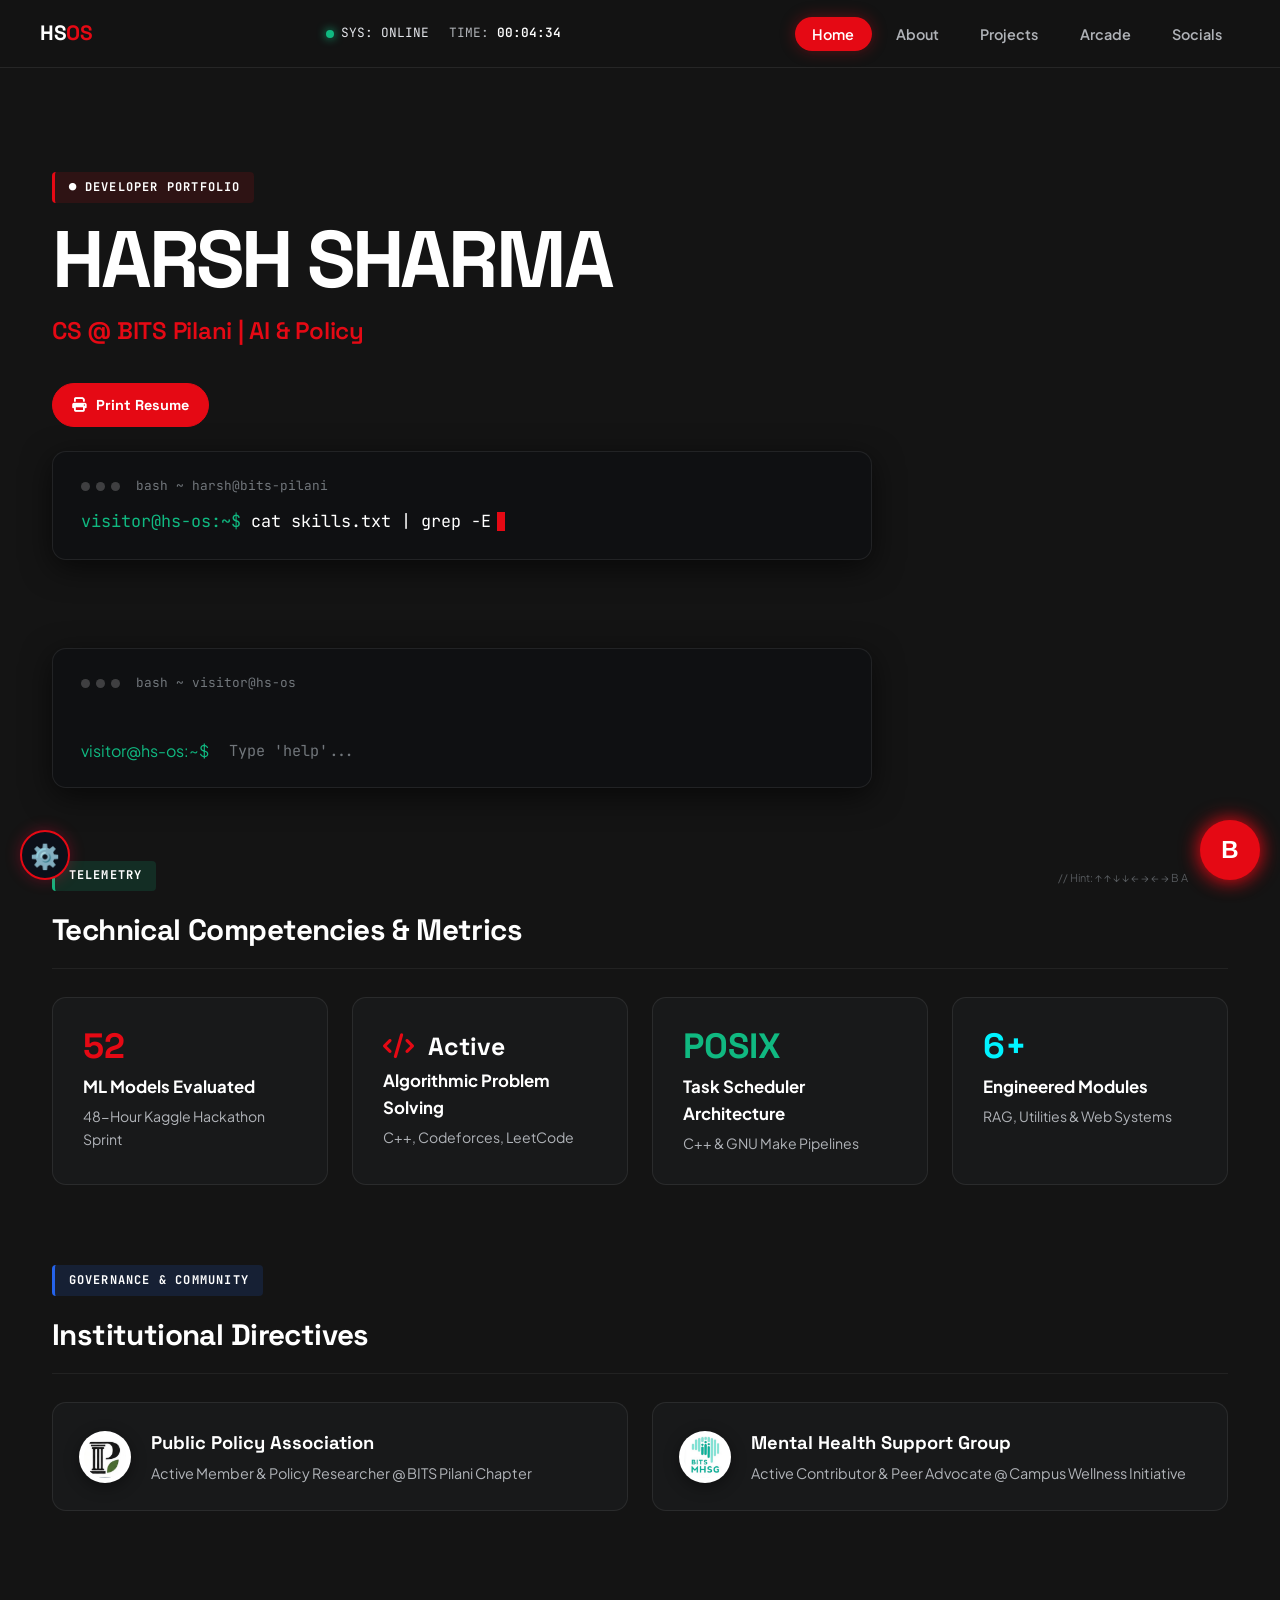
<file: index.html>
<!DOCTYPE html>
<html lang="en">
<head>
  <meta charset="UTF-8">
  <meta name="viewport" content="width=device-width, initial-scale=1.0">
  <meta name="description" content="Harsh Sharma — Computer Science at BITS Pilani, AI Practitioner, and Algorithmic Engineer.">
  <title>Harsh Sharma | Executive Portfolio</title>
  <!-- FONTAWESOME CDN -->
  <link rel="stylesheet" href="https://cdnjs.cloudflare.com/ajax/libs/font-awesome/6.4.0/css/all.min.css">
  <link rel="stylesheet" href="css/style.css">
</head>
<body>
  <!-- Hey developer, you're looking in the right place. If you like what you see, let's talk. Email: harsh.sharma80027090@gmail.com -->
  <div id="scroll-bar" aria-hidden="true"></div>
  <canvas id="bg-canvas" aria-hidden="true"></canvas>

  <!-- STICKY GLASSMORPHISM TOP NAVIGATION BAR (FACEBOOK x NETFLIX) -->
  <nav class="top-nav" aria-label="Primary Navigation">
    <a href="index.html" class="nav-brand">
      <div class="brand-badge">HS<span>OS</span></div>
    </a>
    
    <div class="nav-stats">
      <div class="status-badge">
        <span class="status-dot"></span>
        SYS: <span>ONLINE</span>
      </div>
      <div class="time-display">
        TIME: <span id="sys-clock">00:00:00</span>
      </div>
    </div>

    <ul class="nav-links">
      <li><a href="index.html" class="active">Home</a></li>
      <li><a href="about.html">About</a></li>
      <li><a href="projects.html">Projects</a></li>
      <li><a href="arcade.html">Arcade</a></li>
      <li><a href="socials.html">Socials</a></li>
    </ul>
  </nav>

  <main class="container">
    
    <!-- CINEMATIC BILLBOARD HERO (NO PROFILE PICTURE HERE) -->
    <section class="hero-billboard" aria-label="Billboard Hero">
      <div class="category-eyebrow">
        <span>●</span> Developer Portfolio
      </div>
      
      <h1 class="hero-brand">
        HARSH SHARMA
      </h1>
      
      <p class="hero-subtitle">
        CS @ BITS Pilani | AI & Policy
      </p>

      <button type="button" class="print-resume-btn" onclick="window.print()"><i class="fa-solid fa-print" aria-hidden="true"></i> Print Resume</button>
      <div class="terminal-box">
        <div class="terminal-header">
          <div class="terminal-dots">
            <span></span><span></span><span></span>
          </div>
          <span style="margin-left: 0.5rem;">bash ~ harsh@bits-pilani</span>
        </div>
        <div class="terminal-prompt">
          <span class="prompt-prefix">visitor@hs-os:~$</span>
          <span id="typewriter"></span><span class="terminal-cursor"></span>
        </div>
      </div>
    </section>


    <section class="terminal-box interactive-terminal" aria-label="Interactive terminal">
      <div class="terminal-header">
        <div class="terminal-dots"><span></span><span></span><span></span></div>
        <span style="margin-left: 0.5rem;">bash ~ visitor@hs-os</span>
      </div>
      <div id="term-output" class="term-output" aria-live="polite"></div>
      <form id="term-form" class="term-input-row" autocomplete="off">
        <label class="prompt-prefix" for="term-input">visitor@hs-os:~$</label>
        <input id="term-input" type="text" placeholder="Type 'help'..." spellcheck="false" aria-label="Terminal command">
      </form>
    </section>
    <!-- STRUCTURED SKILLS & STATS (NO '850+' NUMBER) -->
    <section style="margin-top: 4.5rem;" aria-label="Engineering Competencies">
      <div class="section-header">
        <div>
          <div class="category-eyebrow emerald">Telemetry</div>
          <h2 class="section-title">Technical Competencies & Metrics</h2>
        </div>
      </div>

      <div class="skills-grid">

        <!-- CARD 1: KAGGLE -->
        <a href="https://github.com/sussysniper/NeuralFlood-Kaggle" target="_blank" rel="noopener noreferrer" class="stat-card" style="display: block; text-decoration: none; color: inherit;">
          <div class="stat-header" style="color: var(--netflix-red);">52</div>
          <div class="stat-title">ML Models Evaluated</div>
          <div class="stat-subtext">48-Hour Kaggle Hackathon Sprint</div>
        </a>

        <!-- CARD 2: ALGORITHMIC PROBLEM SOLVING (NO 850+) -->
        <a href="https://codeforces.com/profile/Sorted_Noob" target="_blank" rel="noopener noreferrer" class="stat-card" style="display: block; text-decoration: none; color: inherit;">
          <div class="stat-header" style="font-size: 1.55rem; padding-top: 0.35rem; color: #ffffff;">
            <i class="fa-solid fa-code" style="color: var(--netflix-red); margin-right: 0.5rem;"></i> Active
          </div>
          <div class="stat-title">Algorithmic Problem Solving</div>
          <div class="stat-subtext">C++, Codeforces, LeetCode</div>
        </a>

        <!-- CARD 3: SYSTEMS & SCHEDULERS -->
        <a href="https://eu1.make.com/public/shared-scenario/L6zZfHK7xrx/chronos-the-make-task-scheduler" target="_blank" rel="noopener noreferrer" class="stat-card" style="display: block; text-decoration: none; color: inherit;">
          <div class="stat-header" style="color: var(--accent-emerald);">POSIX</div>
          <div class="stat-title">Task Scheduler Architecture</div>
          <div class="stat-subtext">C++ & GNU Make Pipelines</div>
        </a>

        <!-- CARD 4: PRODUCTION MODULES -->
        <a href="projects.html" class="stat-card" style="display: block; text-decoration: none; color: inherit;">
          <div class="stat-header" style="color: var(--accent-cyan);">6+</div>
          <div class="stat-title">Engineered Modules</div>
          <div class="stat-subtext">RAG, Utilities & Web Systems</div>
        </a>

      </div>
    </section>

    <!-- INSTITUTIONAL DIRECTIVES & LEADERSHIP (PPA & MHSG WITH NATURAL LOGOS) -->
    <section style="margin-top: 5rem;" aria-label="Directives & Organizations">
      <div class="section-header">
        <div>
          <div class="category-eyebrow blue">Governance & Community</div>
          <h2 class="section-title">Institutional Directives</h2>
        </div>
      </div>

      <div class="directives-grid">
        
        <!-- PPA DIRECTIVE -->
        <div class="directive-card">
          <div class="icon-circle custom-logo-circle">
            <img src="assets/PPA.png" alt="Public Policy Association Logo" onerror="this.src='assets/PPA.jpg'">
          </div>
          <div>
            <h3>Public Policy Association</h3>
            <p>Active Member & Policy Researcher @ BITS Pilani Chapter</p>
          </div>
        </div>

        <!-- MHSG DIRECTIVE -->
        <div class="directive-card">
          <div class="icon-circle custom-logo-circle">
            <img src="assets/MHSG.png" alt="Mental Health Support Group Logo" onerror="this.src='assets/MHSG.jpg'">
          </div>
          <div>
            <h3>Mental Health Support Group</h3>
            <p>Active Contributor & Peer Advocate @ Campus Wellness Initiative</p>
          </div>
        </div>

      </div>
    </section>

  </main>

  <!-- BUDDY.AI CONCIERGE WIDGET (STRICTLY BOTTOM-RIGHT) -->
  <aside id="buddy-widget" aria-label="Buddy AI Concierge">
    <button class="buddy-trigger" id="buddy-trigger" aria-label="Open Assistant">
      <i class="fa-solid fa-headset"></i>
    </button>
    <div class="buddy-window" id="buddy-window">
      <div class="buddy-header">
        <div class="buddy-title">
          <span>Buddy.AI</span>
          <span class="buddy-badge">Concierge</span>
        </div>
        <button class="buddy-close" id="buddy-close" aria-label="Close Assistant">
          <i class="fa-solid fa-xmark"></i>
        </button>
      </div>
      <div class="buddy-messages" id="buddy-messages">
        <div class="msg bot">Good day. I am Buddy.AI. How may I assist you today?</div>
      </div>
      <div class="buddy-input-area">
        <input type="text" id="buddy-input" placeholder="Ask about skills, projects, Kaggle..." aria-label="Message Buddy AI">
        <button id="buddy-send" aria-label="Send">Send</button>
      </div>
    </div>
  </aside>

  <div id="cmd-palette" class="cmd-palette-overlay" hidden>
    <section class="glass-card cmd-palette" role="dialog" aria-modal="true" aria-labelledby="cmd-title">
      <h2 id="cmd-title" class="cmd-title">Command Palette</h2>
      <label class="visually-hidden" for="cmd-input">Search commands</label>
      <input id="cmd-input" type="search" placeholder="Type a command..." autocomplete="off" aria-controls="cmd-results">
      <ul id="cmd-results" role="listbox" aria-label="Commands"></ul>
      <p class="cmd-hint">↑ ↓ to navigate · Enter to select · Esc to close</p>
    </section>
  </div>
  <script src="js/main.js"></script>
  <script src="js/buddy.js"></script>
  <script>
    const typewriterCmd = "cat skills.txt | grep -E 'C\\+\\+|Python|ML|POSIX'";
    let cmdIdx = 0;
    function runTypewriter() {
      const el = document.getElementById("typewriter");
      if (el && cmdIdx < typewriterCmd.length) {
        el.textContent += typewriterCmd.charAt(cmdIdx);
        cmdIdx++;
        setTimeout(runTypewriter, 45);
      }
    }
    document.addEventListener("DOMContentLoaded", () => setTimeout(runTypewriter, 300));
  </script>
  <div class="easter-egg-hint" style="position: fixed; right: 92px; bottom: 14px; z-index: 1900; color: var(--text-dim); font-size: 0.68rem; opacity: 0.7; pointer-events: none;">// Hint: ↑ ↑ ↓ ↓ ← → ← → B A</div>
</body>
</html>
</file>
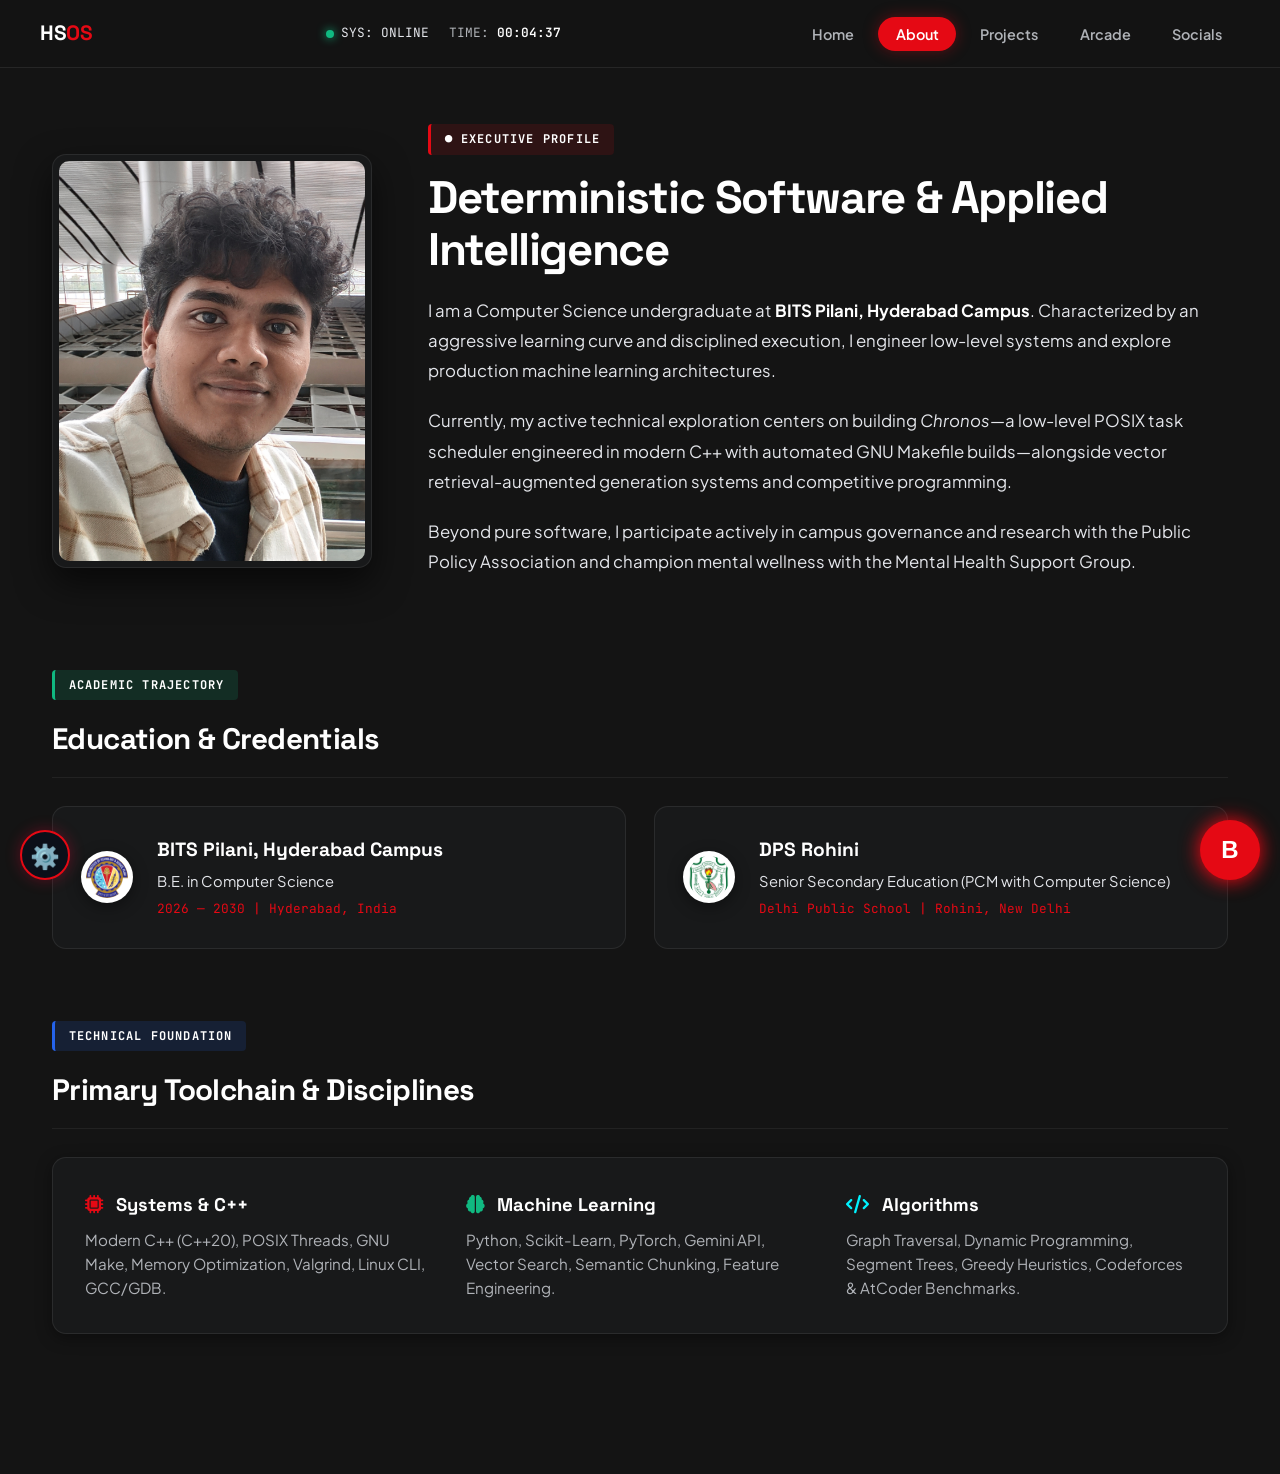
<file: about.html>
<!DOCTYPE html>
<html lang="en">
<head>
  <meta charset="UTF-8">
  <meta name="viewport" content="width=device-width, initial-scale=1.0">
  <meta name="description" content="Biography and academic background of Harsh Sharma — Computer Science at BITS Pilani.">
  <title>About & Trajectory | Harsh Sharma</title>
  <!-- FONTAWESOME CDN -->
  <link rel="stylesheet" href="https://cdnjs.cloudflare.com/ajax/libs/font-awesome/6.4.0/css/all.min.css">
  <link rel="stylesheet" href="css/style.css">
</head>
<body>

  <!-- STICKY GLASSMORPHISM TOP NAVIGATION BAR (FACEBOOK x NETFLIX) -->
  <nav class="top-nav" aria-label="Primary Navigation">
    <a href="index.html" class="nav-brand">
      <div class="brand-badge">HS<span>OS</span></div>
    </a>
    
    <div class="nav-stats">
      <div class="status-badge">
        <span class="status-dot"></span>
        SYS: <span>ONLINE</span>
      </div>
      <div class="time-display">
        TIME: <span id="sys-clock">00:00:00</span>
      </div>
    </div>

    <ul class="nav-links">
      <li><a href="index.html">Home</a></li>
      <li><a href="about.html" class="active">About</a></li>
      <li><a href="projects.html">Projects</a></li>
      <li><a href="arcade.html">Arcade</a></li>
      <li><a href="socials.html">Socials</a></li>
    </ul>
  </nav>

  <main class="container">
    
    <!-- EXECUTIVE BIO SECTION WITH PORTRAIT PHOTO -->
    <section class="about-hero-grid" aria-label="Executive Biography">
      
      <div class="portrait-frame-outer">
        <div class="portrait-frame-inner">
          <img src="assets/your-photo.jpg" alt="Harsh Sharma Portrait" loading="eager" onerror="this.src='assets/project1.png'">
        </div>
      </div>

      <div class="bio-content">
        <div class="category-eyebrow">
          <span>●</span> Executive Profile
        </div>
        <h1>Deterministic Software & Applied Intelligence</h1>
        
        <p>
          I am a Computer Science undergraduate at <strong style="color: #ffffff;">BITS Pilani, Hyderabad Campus</strong>. Characterized by an aggressive learning curve and disciplined execution, I engineer low-level systems and explore production machine learning architectures.
        </p>
        
        <p>
          Currently, my active technical exploration centers on building <em>Chronos</em>—a low-level POSIX task scheduler engineered in modern C++ with automated GNU Makefile builds—alongside vector retrieval-augmented generation systems and competitive programming.
        </p>

        <p>
          Beyond pure software, I participate actively in campus governance and research with the Public Policy Association and champion mental wellness with the Mental Health Support Group.
        </p>
      </div>

    </section>

    <!-- EDUCATION SECTION: DPS ROHINI (PCM) & BITS PILANI HYDERABAD (2026-2030) -->
    <section style="margin-top: 4.5rem;" aria-label="Academic Trajectory">
      <div class="section-header">
        <div>
          <div class="category-eyebrow emerald">Academic Trajectory</div>
          <h2 class="section-title">Education & Credentials</h2>
        </div>
      </div>

      <div class="education-grid">
        
        <!-- BITS PILANI HYDERABAD (2026-2030) -->
        <div class="education-card">
          <div class="icon-circle custom-logo-circle">
            <img src="assets/bits.png" alt="BITS Pilani Logo">
          </div>
          <div>
            <h3>BITS Pilani, Hyderabad Campus</h3>
            <p>B.E. in Computer Science</p>
            <div class="edu-meta">2026 — 2030 | Hyderabad, India</div>
          </div>
        </div>

        <!-- DPS ROHINI (PCM) -->
        <div class="education-card">
          <div class="icon-circle custom-logo-circle">
            <img src="assets/dps.png" alt="Delhi Public School Logo">
          </div>
          <div>
            <h3>DPS Rohini</h3>
            <p>Senior Secondary Education (PCM with Computer Science)</p>
            <div class="edu-meta">Delhi Public School | Rohini, New Delhi</div>
          </div>
        </div>

      </div>
    </section>

    <!-- ENGINEERING STACK (STRUCTURED FACEBOOK CARD) -->
    <section style="margin-top: 4.5rem;" aria-label="Core Engineering Stack">
      <div class="section-header">
        <div>
          <div class="category-eyebrow blue">Technical Foundation</div>
          <h2 class="section-title">Primary Toolchain & Disciplines</h2>
        </div>
      </div>

      <div class="fb-card">
        <div style="display: grid; grid-template-columns: repeat(auto-fit, minmax(280px, 1fr)); gap: 2rem;">
          <div>
            <h4 style="font-family: var(--font-heading); color: #ffffff; font-size: 1.15rem; margin-bottom: 0.5rem;">
              <i class="fa-solid fa-microchip" style="color: var(--netflix-red); margin-right: 0.5rem;"></i> Systems & C++
            </h4>
            <p style="color: var(--text-muted); font-size: 0.95rem; line-height: 1.6;">
              Modern C++ (C++20), POSIX Threads, GNU Make, Memory Optimization, Valgrind, Linux CLI, GCC/GDB.
            </p>
          </div>
          <div>
            <h4 style="font-family: var(--font-heading); color: #ffffff; font-size: 1.15rem; margin-bottom: 0.5rem;">
              <i class="fa-solid fa-brain" style="color: var(--accent-emerald); margin-right: 0.5rem;"></i> Machine Learning
            </h4>
            <p style="color: var(--text-muted); font-size: 0.95rem; line-height: 1.6;">
              Python, Scikit-Learn, PyTorch, Gemini API, Vector Search, Semantic Chunking, Feature Engineering.
            </p>
          </div>
          <div>
            <h4 style="font-family: var(--font-heading); color: #ffffff; font-size: 1.15rem; margin-bottom: 0.5rem;">
              <i class="fa-solid fa-code" style="color: var(--accent-cyan); margin-right: 0.5rem;"></i> Algorithms
            </h4>
            <p style="color: var(--text-muted); font-size: 0.95rem; line-height: 1.6;">
              Graph Traversal, Dynamic Programming, Segment Trees, Greedy Heuristics, Codeforces & AtCoder Benchmarks.
            </p>
          </div>
        </div>
      </div>
    </section>

  </main>

  <!-- BUDDY.AI CONCIERGE WIDGET (STRICTLY BOTTOM-RIGHT) -->
  <aside id="buddy-widget" aria-label="Buddy AI Concierge">
    <button class="buddy-trigger" id="buddy-trigger" aria-label="Open Assistant">
      <i class="fa-solid fa-headset"></i>
    </button>
    <div class="buddy-window" id="buddy-window">
      <div class="buddy-header">
        <div class="buddy-title">
          <span>Buddy.AI</span>
          <span class="buddy-badge">Concierge</span>
        </div>
        <button class="buddy-close" id="buddy-close" aria-label="Close Assistant">
          <i class="fa-solid fa-xmark"></i>
        </button>
      </div>
      <div class="buddy-messages" id="buddy-messages">
        <div class="msg bot">Good day. I am Buddy.AI. How may I assist you today?</div>
      </div>
      <div class="buddy-input-area">
        <input type="text" id="buddy-input" placeholder="Ask about skills, projects, Kaggle..." aria-label="Message Buddy AI">
        <button id="buddy-send" aria-label="Send">Send</button>
      </div>
    </div>
  </aside>

  <script src="js/main.js"></script>
  <script src="js/buddy.js"></script>
</body>
</html>
</file>
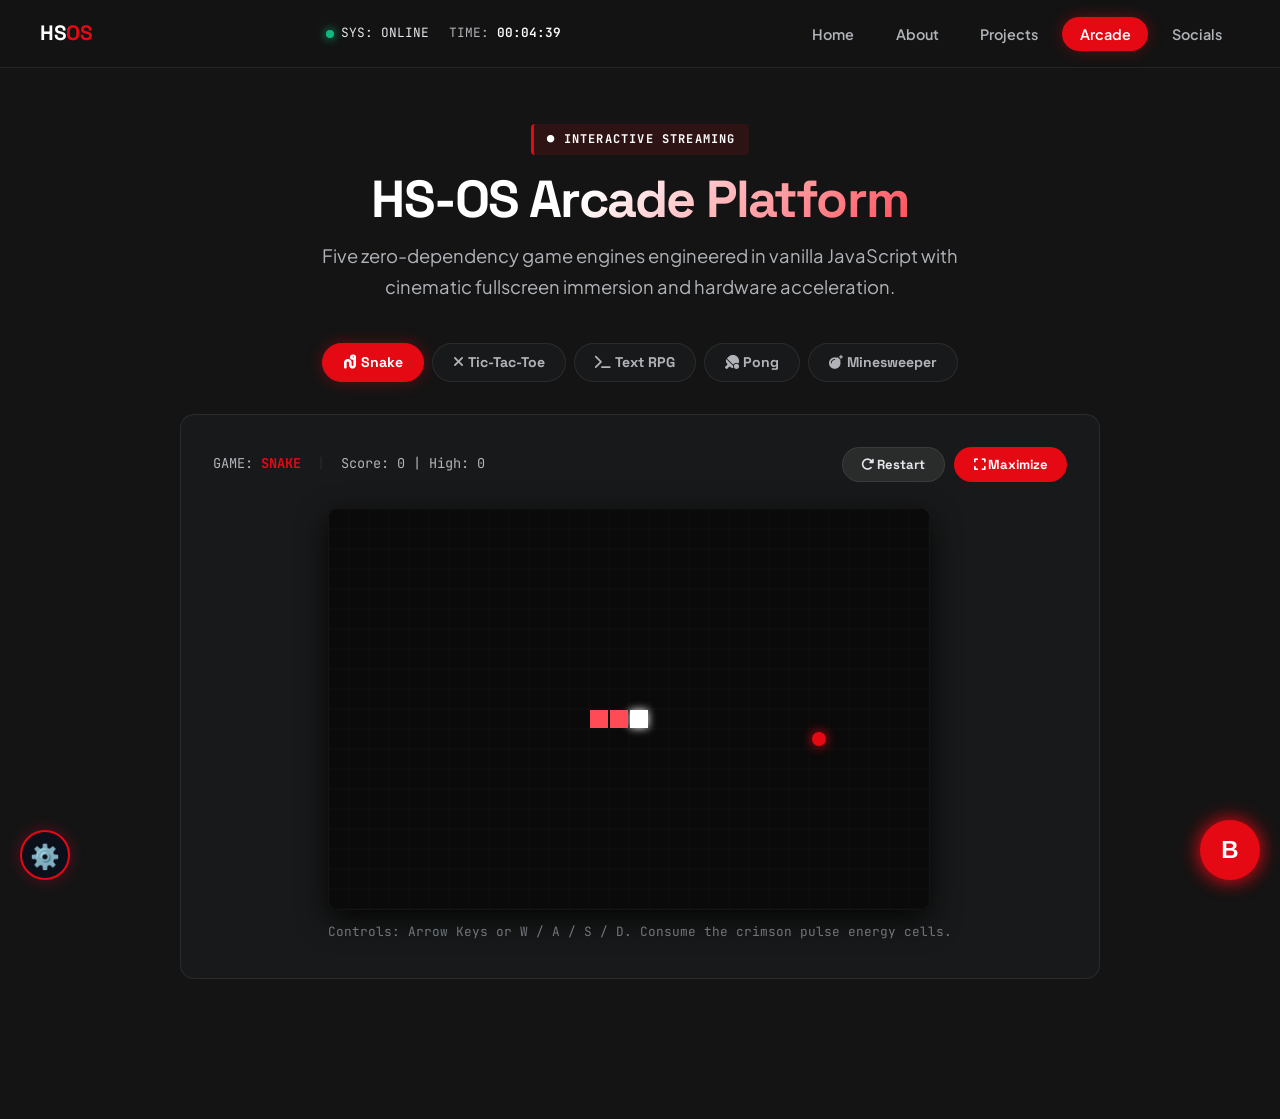
<file: arcade.html>
<!DOCTYPE html>
<html lang="en">
<head>
  <meta charset="UTF-8">
  <meta name="viewport" content="width=device-width, initial-scale=1.0">
  <meta name="description" content="HS-OS Arcade — Interactive game suite including Snake, Tic-Tac-Toe, Text RPG, Pong, and Minesweeper.">
  <title>Arcade & Game Suite | Harsh Sharma</title>
  <!-- FONTAWESOME CDN -->
  <link rel="stylesheet" href="https://cdnjs.cloudflare.com/ajax/libs/font-awesome/6.4.0/css/all.min.css">
  <link rel="stylesheet" href="css/style.css">
</head>
<body>

  <!-- STICKY GLASSMORPHISM TOP NAVIGATION BAR (FACEBOOK x NETFLIX) -->
  <nav class="top-nav" aria-label="Primary Navigation">
    <a href="index.html" class="nav-brand">
      <div class="brand-badge">HS<span>OS</span></div>
    </a>
    
    <div class="nav-stats">
      <div class="status-badge">
        <span class="status-dot"></span>
        SYS: <span>ONLINE</span>
      </div>
      <div class="time-display">
        TIME: <span id="sys-clock">00:00:00</span>
      </div>
    </div>

    <ul class="nav-links">
      <li><a href="index.html">Home</a></li>
      <li><a href="about.html">About</a></li>
      <li><a href="projects.html">Projects</a></li>
      <li><a href="arcade.html" class="active">Arcade</a></li>
      <li><a href="socials.html">Socials</a></li>
    </ul>
  </nav>

  <main class="container">
    
    <header style="text-align: center; margin-bottom: 2.5rem;">
      <div class="category-eyebrow">
        <span>●</span> Interactive Streaming
      </div>
      <h1 class="page-title" style="margin-bottom: 0.75rem;">
        <span>HS-OS Arcade Platform</span>
      </h1>
      <p class="page-subtitle" style="margin: 0 auto;">
        Five zero-dependency game engines engineered in vanilla JavaScript with cinematic fullscreen immersion and hardware acceleration.
      </p>
    </header>

    <div class="arcade-container">
      
      <!-- 5 GAME SWITCHER TABS -->
      <nav class="game-tab-bar" aria-label="Game Switcher">
        <button class="game-tab-btn active" data-game="snake"><i class="fa-solid fa-worm"></i> Snake</button>
        <button class="game-tab-btn" data-game="ttt"><i class="fa-solid fa-xmark"></i> Tic-Tac-Toe</button>
        <button class="game-tab-btn" data-game="rpg"><i class="fa-solid fa-terminal"></i> Text RPG</button>
        <button class="game-tab-btn" data-game="pong"><i class="fa-solid fa-table-tennis-paddle-ball"></i> Pong</button>
        <button class="game-tab-btn" data-game="minesweeper"><i class="fa-solid fa-bomb"></i> Minesweeper</button>
      </nav>

      <!-- ARCADE DASHBOARD (FULLSCREEN COVERS ENTIRE SCREEN #141414, CURSOR HIDDEN OVER CONTAINER) -->
      <section class="arcade-dashboard" id="arcade-game-container" aria-label="Game Container">
        
        <div class="arcade-top-controls">
          <div class="arcade-meta" id="arcade-game-title">
            GAME: <span style="color: var(--netflix-red); font-weight: 700;">SNAKE</span>
            <span style="margin: 0 0.5rem; color: var(--fb-border);">|</span>
            <span id="arcade-status">Score: 0 | High: 0</span>
          </div>

          <div class="arcade-actions">
            <button id="game-reset-btn" class="btn-arcade secondary" aria-label="Restart Game">
              <i class="fa-solid fa-rotate-right"></i> Restart
            </button>
            <button id="game-maximize-btn" class="btn-arcade primary" aria-label="Enter Fullscreen Mode">
              <i class="fa-solid fa-expand"></i> Maximize
            </button>
            <button id="game-minimize-btn" class="btn-arcade secondary" aria-label="Exit Fullscreen Mode" style="display: none;">
              <i class="fa-solid fa-compress"></i> Minimize
            </button>
          </div>
        </div>

        <!-- GAME VIEWPORT -->
        <div class="game-viewport" id="game-viewport">
          
          <!-- GAME 1: SNAKE -->
          <div id="view-snake" class="game-view" style="display: block;">
            <canvas id="snake-canvas" width="600" height="400" aria-label="Snake Board"></canvas>
            <div style="font-family: var(--font-mono); font-size: 0.8rem; color: var(--text-dim); text-align: center; margin-top: 0.75rem;">
              Controls: Arrow Keys or W / A / S / D. Consume the crimson pulse energy cells.
            </div>
          </div>

          <!-- GAME 2: TIC-TAC-TOE -->
          <div id="view-ttt" class="game-view" style="display: none; width: 100%; text-align: center;">
            <div style="margin-bottom: 1rem; display: flex; justify-content: center; align-items: center; gap: 0.75rem;">
              <label for="ttt-diff-select" style="font-family: var(--font-mono); font-size: 0.85rem; color: var(--text-muted);">AI Difficulty:</label>
              <select id="ttt-diff-select" style="background: #242526; border: 1px solid var(--fb-border); color: #ffffff; font-family: var(--font-mono); padding: 0.4rem 0.8rem; border-radius: var(--radius-pill); outline: none;">
                <option value="easy">Easy (Random)</option>
                <option value="medium">Medium (Balanced)</option>
                <option value="hard" selected>Hard (Unbeatable Minimax)</option>
              </select>
            </div>
            <div class="ttt-grid" id="ttt-board"></div>
            <div id="ttt-message" style="font-family: var(--font-mono); color: var(--netflix-red); font-size: 1rem; margin-top: 0.5rem; font-weight: 700;">
              Player (X) Turn
            </div>
          </div>

          <!-- GAME 3: TEXT RPG -->
          <div id="view-rpg" class="game-view" style="display: none; width: 100%;">
            <div class="rpg-terminal">
              <div class="rpg-log" id="rpg-output"></div>
              <div class="rpg-input-row">
                <span style="color: var(--netflix-red); font-family: var(--font-mono); font-weight: 700;">cmd&gt;</span>
                <input type="text" id="rpg-input" placeholder="Type 'help', 'explore', 'attack', 'heal', 'status'..." autofocus>
                <button id="rpg-send-btn" class="btn-arcade primary" style="padding: 0.35rem 0.85rem;">Run</button>
              </div>
            </div>
          </div>

          <!-- GAME 4: PONG -->
          <div id="view-pong" class="game-view" style="display: none;">
            <canvas id="pong-canvas" width="600" height="400" aria-label="Pong Board"></canvas>
            <div style="font-family: var(--font-mono); font-size: 0.8rem; color: var(--text-dim); text-align: center; margin-top: 0.75rem;">
              Controls: Move mouse or use W / S or Up / Down arrows to control paddle.
            </div>
          </div>

          <!-- GAME 5: MINESWEEPER -->
          <div id="view-minesweeper" class="game-view" style="display: none; text-align: center;">
            <div style="display: flex; justify-content: center; align-items: center; gap: 1.5rem; margin-bottom: 0.75rem; font-family: var(--font-mono); font-size: 0.88rem;">
              <div>MINES: <span id="ms-mine-count" style="color: var(--netflix-red); font-weight: 700;">10</span></div>
              <button id="ms-flag-toggle" class="btn-arcade secondary" style="padding: 0.25rem 0.75rem; font-size: 0.75rem;">
                Mode: Reveal (Click to Flag)
              </button>
              <div>TIME: <span id="ms-timer" style="color: #ffffff; font-weight: 700;">00:00</span></div>
            </div>
            <div class="ms-board" id="ms-board"></div>
            <div id="ms-status" style="font-family: var(--font-mono); font-size: 0.88rem; color: var(--text-muted); margin-top: 0.5rem;">
              Left-click to reveal. Right-click (or toggle mode) to plant flag.
            </div>
          </div>

        </div>

      </section>

    </div>

  </main>

  <!-- BUDDY.AI CONCIERGE WIDGET (STRICTLY BOTTOM-RIGHT) -->
  <aside id="buddy-widget" aria-label="Buddy AI Concierge">
    <button class="buddy-trigger" id="buddy-trigger" aria-label="Open Assistant">
      <i class="fa-solid fa-headset"></i>
    </button>
    <div class="buddy-window" id="buddy-window">
      <div class="buddy-header">
        <div class="buddy-title">
          <span>Buddy.AI</span>
          <span class="buddy-badge">Concierge</span>
        </div>
        <button class="buddy-close" id="buddy-close" aria-label="Close Assistant">
          <i class="fa-solid fa-xmark"></i>
        </button>
      </div>
      <div class="buddy-messages" id="buddy-messages">
        <div class="msg bot">Good day. I am Buddy.AI. How may I assist you today?</div>
      </div>
      <div class="buddy-input-area">
        <input type="text" id="buddy-input" placeholder="Ask about skills, projects, Kaggle..." aria-label="Message Buddy AI">
        <button id="buddy-send" aria-label="Send">Send</button>
      </div>
    </div>
  </aside>

  <script src="js/main.js"></script>
  <script src="js/buddy.js"></script>
  <script src="js/arcade.js"></script>
</body>
</html>
</file>
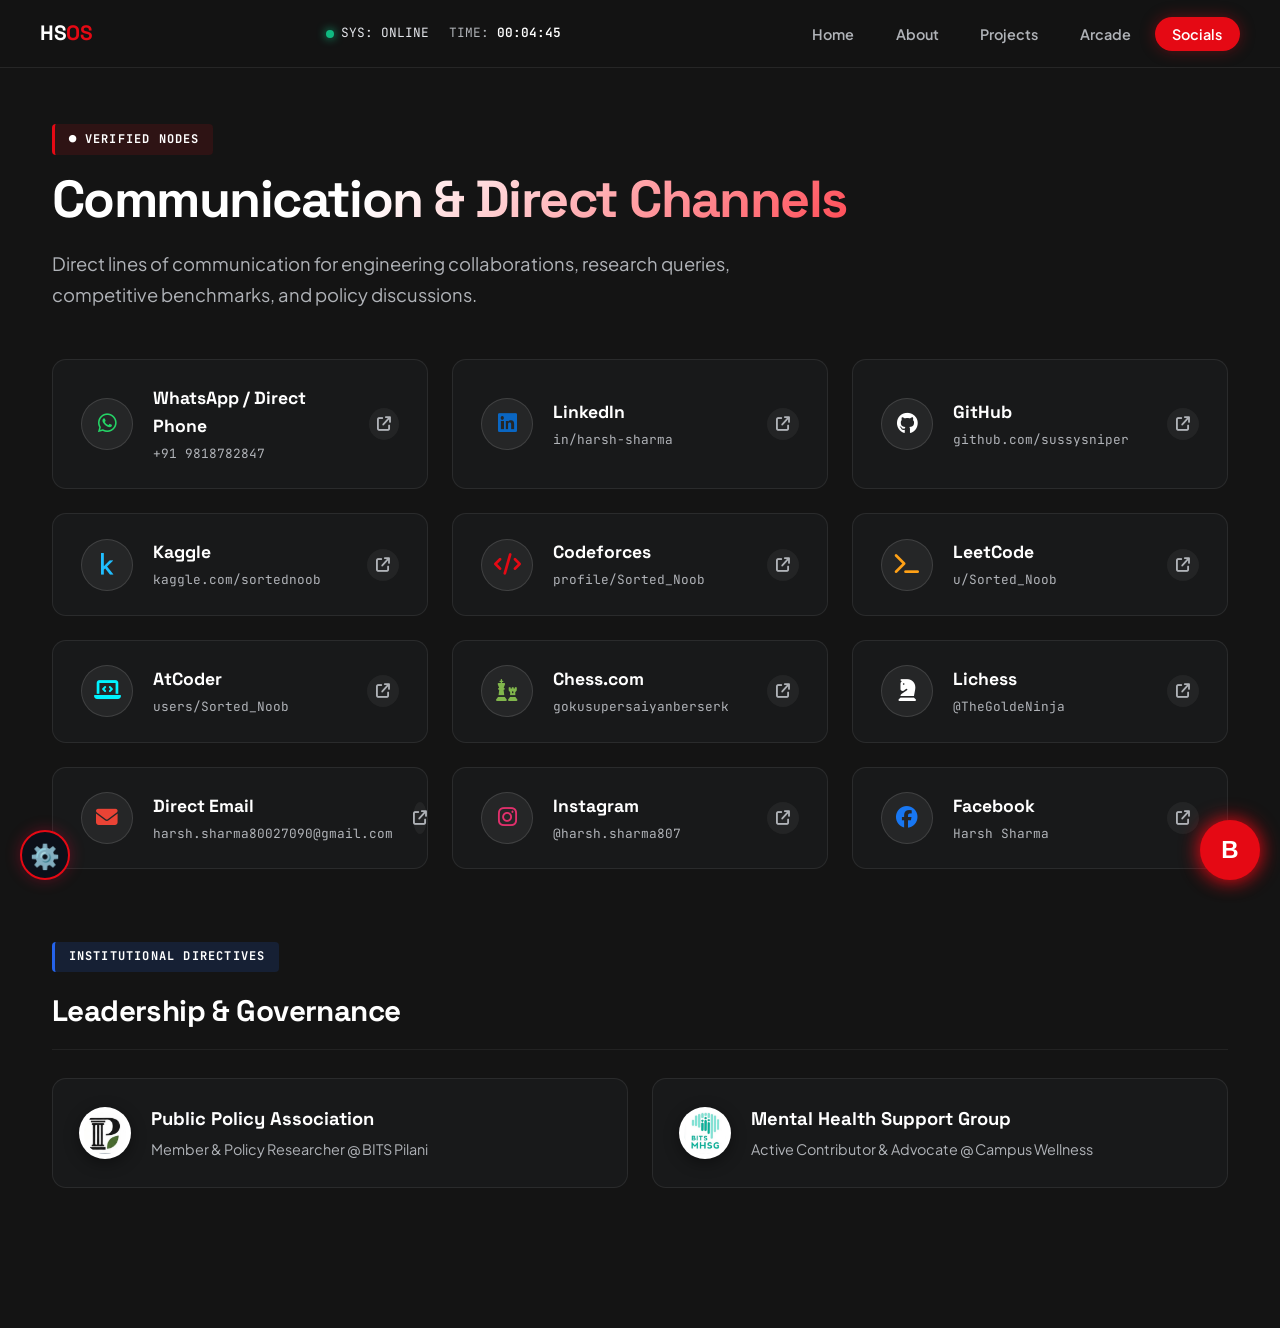
<file: socials.html>
<!DOCTYPE html>
<html lang="en">
<head>
  <meta charset="UTF-8">
  <meta name="viewport" content="width=device-width, initial-scale=1.0">
  <meta name="description" content="Verified communication channels and professional network nodes for Harsh Sharma.">
  <title>Communication & Networks | Harsh Sharma</title>
  <!-- FONTAWESOME CDN -->
  <link rel="stylesheet" href="https://cdnjs.cloudflare.com/ajax/libs/font-awesome/6.4.0/css/all.min.css">
  <link rel="stylesheet" href="css/style.css">
</head>
<body>

  <!-- STICKY GLASSMORPHISM TOP NAVIGATION BAR (FACEBOOK x NETFLIX) -->
  <nav class="top-nav" aria-label="Primary Navigation">
    <a href="index.html" class="nav-brand">
      <div class="brand-badge">HS<span>OS</span></div>
    </a>
    
    <div class="nav-stats">
      <div class="status-badge">
        <span class="status-dot"></span>
        SYS: <span>ONLINE</span>
      </div>
      <div class="time-display">
        TIME: <span id="sys-clock">00:00:00</span>
      </div>
    </div>

    <ul class="nav-links">
      <li><a href="index.html">Home</a></li>
      <li><a href="about.html">About</a></li>
      <li><a href="projects.html">Projects</a></li>
      <li><a href="arcade.html">Arcade</a></li>
      <li><a href="socials.html" class="active">Socials</a></li>
    </ul>
  </nav>

  <main class="container">
    
    <header>
      <div class="category-eyebrow">
        <span>●</span> Verified Nodes
      </div>
      <h1 class="page-title">
        <span>Communication & Direct Channels</span>
      </h1>
      <p class="page-subtitle">
        Direct lines of communication for engineering collaborations, research queries, competitive benchmarks, and policy discussions.
      </p>
    </header>

    <!-- SOCIAL ICONS REPLACED WITH FONTAWESOME (NO UGLY WHITE SQUARES) -->
    <div class="network-grid">
      
      <!-- WHATSAPP -->
      <a href="https://wa.me/919818782847" target="_blank" rel="noopener noreferrer" class="social-card-btn">
        <div class="social-card-left">
          <div class="icon-circle">
            <i class="fa-brands fa-whatsapp" style="color: #25D366;"></i>
          </div>
          <div class="btn-text">
            WhatsApp / Direct Phone
            <span>+91 9818782847</span>
          </div>
        </div>
        <div class="social-arrow-badge"><i class="fa-solid fa-arrow-up-right-from-square"></i></div>
      </a>

      <!-- LINKEDIN -->
      <a href="https://www.linkedin.com/in/harsh-sharma-863947427/" target="_blank" rel="noopener noreferrer" class="social-card-btn">
        <div class="social-card-left">
          <div class="icon-circle">
            <i class="fa-brands fa-linkedin" style="color: #0A66C2;"></i>
          </div>
          <div class="btn-text">
            LinkedIn
            <span>in/harsh-sharma</span>
          </div>
        </div>
        <div class="social-arrow-badge"><i class="fa-solid fa-arrow-up-right-from-square"></i></div>
      </a>

      <!-- GITHUB -->
      <a href="https://github.com/sussysniper" target="_blank" rel="noopener noreferrer" class="social-card-btn">
        <div class="social-card-left">
          <div class="icon-circle">
            <i class="fa-brands fa-github" style="color: #ffffff;"></i>
          </div>
          <div class="btn-text">
            GitHub
            <span>github.com/sussysniper</span>
          </div>
        </div>
        <div class="social-arrow-badge"><i class="fa-solid fa-arrow-up-right-from-square"></i></div>
      </a>

      <!-- KAGGLE -->
      <a href="https://kaggle.com/sortednoob" target="_blank" rel="noopener noreferrer" class="social-card-btn">
        <div class="social-card-left">
          <div class="icon-circle">
            <i class="fa-brands fa-kaggle" style="color: #20BEFF;"></i>
          </div>
          <div class="btn-text">
            Kaggle
            <span>kaggle.com/sortednoob</span>
          </div>
        </div>
        <div class="social-arrow-badge"><i class="fa-solid fa-arrow-up-right-from-square"></i></div>
      </a>

      <!-- CODEFORCES -->
      <a href="https://codeforces.com/profile/Sorted_Noob" target="_blank" rel="noopener noreferrer" class="social-card-btn">
        <div class="social-card-left">
          <div class="icon-circle">
            <i class="fa-solid fa-code" style="color: var(--netflix-red);"></i>
          </div>
          <div class="btn-text">
            Codeforces
            <span>profile/Sorted_Noob</span>
          </div>
        </div>
        <div class="social-arrow-badge"><i class="fa-solid fa-arrow-up-right-from-square"></i></div>
      </a>

      <!-- LEETCODE -->
      <a href="https://leetcode.com/u/Sorted_Noob" target="_blank" rel="noopener noreferrer" class="social-card-btn">
        <div class="social-card-left">
          <div class="icon-circle">
            <i class="fa-solid fa-terminal" style="color: #FFA116;"></i>
          </div>
          <div class="btn-text">
            LeetCode
            <span>u/Sorted_Noob</span>
          </div>
        </div>
        <div class="social-arrow-badge"><i class="fa-solid fa-arrow-up-right-from-square"></i></div>
      </a>

      <!-- ATCODER -->
      <a href="https://atcoder.jp/users/Sorted_Noob" target="_blank" rel="noopener noreferrer" class="social-card-btn">
        <div class="social-card-left">
          <div class="icon-circle">
            <i class="fa-solid fa-laptop-code" style="color: var(--accent-cyan);"></i>
          </div>
          <div class="btn-text">
            AtCoder
            <span>users/Sorted_Noob</span>
          </div>
        </div>
        <div class="social-arrow-badge"><i class="fa-solid fa-arrow-up-right-from-square"></i></div>
      </a>

      <!-- CHESS.COM -->
      <a href="https://chess.com/member/gokusupersaiyanberserk" target="_blank" rel="noopener noreferrer" class="social-card-btn">
        <div class="social-card-left">
          <div class="icon-circle">
            <i class="fa-solid fa-chess" style="color: #81b64c;"></i>
          </div>
          <div class="btn-text">
            Chess.com
            <span>gokusupersaiyanberserk</span>
          </div>
        </div>
        <div class="social-arrow-badge"><i class="fa-solid fa-arrow-up-right-from-square"></i></div>
      </a>

      <!-- LICHESS -->
      <a href="https://lichess.org/@/TheGoldeNinja" target="_blank" rel="noopener noreferrer" class="social-card-btn">
        <div class="social-card-left">
          <div class="icon-circle">
            <i class="fa-solid fa-chess-knight" style="color: #ffffff;"></i>
          </div>
          <div class="btn-text">
            Lichess
            <span>@TheGoldeNinja</span>
          </div>
        </div>
        <div class="social-arrow-badge"><i class="fa-solid fa-arrow-up-right-from-square"></i></div>
      </a>

      <!-- EMAIL -->
      <a href="mailto:harsh.sharma80027090@gmail.com" class="social-card-btn">
        <div class="social-card-left">
          <div class="icon-circle">
            <i class="fa-solid fa-envelope" style="color: #EA4335;"></i>
          </div>
          <div class="btn-text">
            Direct Email
            <span>harsh.sharma80027090@gmail.com</span>
          </div>
        </div>
        <div class="social-arrow-badge"><i class="fa-solid fa-arrow-up-right-from-square"></i></div>
      </a>

      <!-- INSTAGRAM -->
      <a href="https://www.instagram.com/harsh.sharma807/" target="_blank" rel="noopener noreferrer" class="social-card-btn">
        <div class="social-card-left">
          <div class="icon-circle">
            <i class="fa-brands fa-instagram" style="color: #E1306C;"></i>
          </div>
          <div class="btn-text">
            Instagram
            <span>@harsh.sharma807</span>
          </div>
        </div>
        <div class="social-arrow-badge"><i class="fa-solid fa-arrow-up-right-from-square"></i></div>
      </a>

      <!-- FACEBOOK -->
      <a href="https://www.facebook.com/profile.php?id=61593281144795" target="_blank" rel="noopener noreferrer" class="social-card-btn">
        <div class="social-card-left">
          <div class="icon-circle">
            <i class="fa-brands fa-facebook" style="color: #1877F2;"></i>
          </div>
          <div class="btn-text">
            Facebook
            <span>Harsh Sharma</span>
          </div>
        </div>
        <div class="social-arrow-badge"><i class="fa-solid fa-arrow-up-right-from-square"></i></div>
      </a>

    </div>

    <!-- DIRECTIVES WITH CLEAN CUSTOM LOGOS (NO INVERT) -->
    <section style="margin-top: 4.5rem;" aria-label="Campus Organizations">
      <div class="section-header">
        <div>
          <div class="category-eyebrow blue">Institutional Directives</div>
          <h2 class="section-title">Leadership & Governance</h2>
        </div>
      </div>

      <div class="directives-grid">
        <div class="directive-card">
          <div class="icon-circle custom-logo-circle">
            <img src="assets/PPA.png" alt="Public Policy Association Logo" onerror="this.src='assets/PPA.jpg'">
          </div>
          <div>
            <h3>Public Policy Association</h3>
            <p>Member & Policy Researcher @ BITS Pilani</p>
          </div>
        </div>

        <div class="directive-card">
          <div class="icon-circle custom-logo-circle">
            <img src="assets/MHSG.png" alt="Mental Health Support Group Logo" onerror="this.src='assets/MHSG.jpg'">
          </div>
          <div>
            <h3>Mental Health Support Group</h3>
            <p>Active Contributor & Advocate @ Campus Wellness</p>
          </div>
        </div>
      </div>
    </section>

  </main>

  <!-- BUDDY.AI CONCIERGE WIDGET (STRICTLY BOTTOM-RIGHT) -->
  <aside id="buddy-widget" aria-label="Buddy AI Concierge">
    <button class="buddy-trigger" id="buddy-trigger" aria-label="Open Assistant">
      <i class="fa-solid fa-headset"></i>
    </button>
    <div class="buddy-window" id="buddy-window">
      <div class="buddy-header">
        <div class="buddy-title">
          <span>Buddy.AI</span>
          <span class="buddy-badge">Concierge</span>
        </div>
        <button class="buddy-close" id="buddy-close" aria-label="Close Assistant">
          <i class="fa-solid fa-xmark"></i>
        </button>
      </div>
      <div class="buddy-messages" id="buddy-messages">
        <div class="msg bot">Good day. I am Buddy.AI. How may I assist you today?</div>
      </div>
      <div class="buddy-input-area">
        <input type="text" id="buddy-input" placeholder="Ask about skills, projects, Kaggle..." aria-label="Message Buddy AI">
        <button id="buddy-send" aria-label="Send">Send</button>
      </div>
    </div>
  </aside>

  <script src="js/main.js"></script>
  <script src="js/buddy.js"></script>
</body>
</html>
</file>
<file: css/style.css>
/* ==========================================================================
   HS-OS: NETFLIX x FACEBOOK HYBRID DESIGN SYSTEM
   Cinematic Dark (#141414) + Structured Card Grid + Glassmorphism Top Bar
   ========================================================================== */

@import url('https://fonts.googleapis.com/css2?family=Inter:wght@300;400;500;600;700&family=JetBrains+Mono:wght@400;500;600&family=Plus+Jakarta+Sans:wght@400;500;600;700;800&family=Space+Grotesk:wght@600;700;800&display=swap');

:root {
  /* Netflix Cinematic Foundations */
  --bg: #141414;
  --bg-netflix: var(--bg);
  --bg-netflix-elevated: #18191a;
  --bg-netflix-card: #1f1f1f;
  --bg-netflix-hover: #282828;
  
  /* Facebook Structural Slate */
  --fb-card: #18191a;
  --fb-card-hover: #242526;
  --fb-border: rgba(255, 255, 255, 0.08);
  --fb-border-hover: rgba(255, 255, 255, 0.18);
  --fb-divider: rgba(255, 255, 255, 0.06);

  /* Accents */
  --netflix-red: #E50914;
  --netflix-red-glow: rgba(229, 9, 20, 0.35);
  --accent-cyan: #00f3ff;
  --accent-emerald: #10B981;
  --accent-blue: #2563EB;

  /* Off-White Text Hierarchy */
  --text-main: #FFFFFF;
  --text-secondary: #E4E6EB;
  --text-muted: #B0B3B8;
  --text-dim: #71767B;

  /* Typography */
  --font-heading: 'Space Grotesk', -apple-system, sans-serif;
  --font-body: 'Plus Jakarta Sans', 'Inter', sans-serif;
  --font-mono: 'JetBrains Mono', monospace;

  /* Smooth Scale & Spring Transitions */
  --netflix-transition: all 0.4s cubic-bezier(0.25, 1, 0.5, 1);
  --radius-lg: 14px;
  --radius-md: 10px;
  --radius-pill: 9999px;
}

/* --------------------------------------------------------------------------
   RESET & FOUNDATIONS
   -------------------------------------------------------------------------- */
*, *::before, *::after {
  margin: 0;
  padding: 0;
  box-sizing: border-box;
}

html {
  scroll-behavior: smooth;
  background-color: var(--bg-netflix);
  color: var(--text-main);
  font-family: var(--font-body);
  font-size: 16px;
  -webkit-font-smoothing: antialiased;
}

body {
  min-height: 100vh;
  min-height: 100dvh;
  overflow-x: hidden;
  position: relative;
  line-height: 1.6;
  background: var(--bg-netflix);
  padding-bottom: 60px;
}

/* Scrollbar */
::-webkit-scrollbar {
  width: 8px;
}
::-webkit-scrollbar-track {
  background: var(--bg-netflix);
}
::-webkit-scrollbar-thumb {
  background: rgba(255, 255, 255, 0.15);
  border-radius: var(--radius-pill);
}
::-webkit-scrollbar-thumb:hover {
  background: var(--netflix-red);
}

/* --------------------------------------------------------------------------
   STICKY GLASSMORPHISM TOP NAVIGATION BAR (FACEBOOK x NETFLIX)
   -------------------------------------------------------------------------- */
.top-nav {
  position: sticky;
  top: 0;
  width: 100%;
  height: 68px;
  background: rgba(20, 20, 20, 0.88);
  backdrop-filter: blur(20px);
  -webkit-backdrop-filter: blur(20px);
  border-bottom: 1px solid var(--fb-border);
  z-index: 1000;
  display: flex;
  justify-content: space-between;
  align-items: center;
  padding: 0 2.5rem;
  transition: var(--netflix-transition);
}

.nav-brand {
  display: flex;
  align-items: center;
  gap: 0.75rem;
  text-decoration: none;
}

.brand-badge {
  font-family: var(--font-heading);
  font-size: 1.3rem;
  font-weight: 800;
  letter-spacing: -0.02em;
  color: #ffffff;
}

.brand-badge span {
  color: var(--netflix-red);
}

.nav-stats {
  font-family: var(--font-mono);
  font-size: 0.8rem;
  color: var(--text-muted);
  display: flex;
  align-items: center;
  gap: 1.25rem;
}

.status-badge {
  display: inline-flex;
  align-items: center;
  gap: 0.45rem;
  color: var(--text-secondary);
}

.status-dot {
  width: 8px;
  height: 8px;
  border-radius: 50%;
  background: var(--accent-emerald);
  box-shadow: 0 0 10px var(--accent-emerald);
  animation: pulse-dot 2.5s infinite;
}

@keyframes pulse-dot {
  0%, 100% { opacity: 1; transform: scale(1); }
  50% { opacity: 0.4; transform: scale(0.85); }
}

.time-display span {
  color: #ffffff;
  font-weight: 600;
}

.nav-links {
  display: flex;
  gap: 0.4rem;
  list-style: none;
  align-items: center;
}

.nav-links a {
  font-family: var(--font-body);
  font-size: 0.9rem;
  font-weight: 600;
  color: var(--text-muted);
  text-decoration: none;
  padding: 0.5rem 1.1rem;
  border-radius: var(--radius-pill);
  transition: var(--netflix-transition);
}

.nav-links a:hover {
  color: #ffffff;
  background: rgba(255, 255, 255, 0.08);
}

.nav-links a.active {
  color: #ffffff;
  background: var(--netflix-red);
  box-shadow: 0 0 15px var(--netflix-red-glow);
}

/* --------------------------------------------------------------------------
   CONTAINER & LAYOUT
   -------------------------------------------------------------------------- */
.container {
  max-width: 1240px;
  margin: 0 auto;
  padding: 3.5rem 2rem 5rem 2rem;
}

/* Category Eyebrows */
.category-eyebrow {
  display: inline-flex;
  align-items: center;
  gap: 0.5rem;
  padding: 0.35rem 0.85rem;
  border-radius: 4px;
  background: rgba(229, 9, 20, 0.12);
  border-left: 3px solid var(--netflix-red);
  color: #ffffff;
  font-family: var(--font-mono);
  font-size: 0.75rem;
  font-weight: 700;
  text-transform: uppercase;
  letter-spacing: 0.1em;
  margin-bottom: 1rem;
}

.category-eyebrow.blue {
  background: rgba(37, 99, 235, 0.15);
  border-left-color: var(--accent-blue);
}

.category-eyebrow.emerald {
  background: rgba(16, 185, 129, 0.15);
  border-left-color: var(--accent-emerald);
}

/* Bold Unapologetic Typography */
.page-title {
  font-family: var(--font-heading);
  font-size: 3.25rem;
  font-weight: 800;
  line-height: 1.1;
  color: #ffffff;
  letter-spacing: -0.03em;
  margin-bottom: 1.25rem;
}

.page-title span {
  background: linear-gradient(135deg, #ffffff 40%, #ff4b55 100%);
  -webkit-background-clip: text;
  -webkit-text-fill-color: transparent;
}

.page-subtitle {
  color: var(--text-muted);
  font-size: 1.15rem;
  max-width: 680px;
  line-height: 1.7;
  margin-bottom: 3rem;
}

.section-header {
  display: flex;
  justify-content: space-between;
  align-items: flex-end;
  margin-bottom: 1.75rem;
  border-bottom: 1px solid var(--fb-divider);
  padding-bottom: 0.85rem;
}

.section-title {
  font-family: var(--font-heading);
  font-size: 1.85rem;
  font-weight: 700;
  color: #ffffff;
  letter-spacing: -0.02em;
}

/* --------------------------------------------------------------------------
   FACEBOOK STRUCTURED CARD GRID
   -------------------------------------------------------------------------- */
.fb-card {
  background: var(--fb-card);
  border: 1px solid var(--fb-border);
  border-radius: var(--radius-lg);
  padding: 2rem;
  box-shadow: 0 4px 16px rgba(0, 0, 0, 0.4);
  transition: var(--netflix-transition);
}

.fb-card:hover {
  background: var(--fb-card-hover);
  border-color: var(--fb-border-hover);
}

/* --------------------------------------------------------------------------
   NETFLIX STREAMING PROJECT CARDS (SCALE-UP HOVER + GRADIENT OVERLAYS)
   -------------------------------------------------------------------------- */
.projects-grid {
  display: grid;
  grid-template-columns: repeat(auto-fit, minmax(350px, 1fr));
  gap: 2.25rem;
  margin-top: 1.5rem;
}

.project-card-full {
  display: flex;
  flex-direction: column;
  text-decoration: none;
  color: inherit;
  cursor: pointer;
  background: var(--fb-card);
  border: 1px solid var(--fb-border);
  border-radius: var(--radius-lg);
  overflow: hidden;
  box-shadow: 0 8px 24px rgba(0, 0, 0, 0.5);
  /* Netflix hover scaling physics */
  transition: all 0.4s cubic-bezier(0.25, 1, 0.5, 1);
  position: relative;
}

.project-card-full:hover {
  transform: scale(1.05);
  border-color: var(--netflix-red);
  box-shadow: 0 20px 45px rgba(229, 9, 20, 0.25), 0 0 15px rgba(229, 9, 20, 0.15);
  z-index: 10;
}

.project-thumb-wrap {
  width: 100%;
  height: 220px;
  position: relative;
  overflow: hidden;
  background: #000000;
}

.project-thumb-wrap img {
  width: 100%;
  height: 100%;
  object-fit: cover;
  display: block;
  transition: var(--netflix-transition);
}

/* Cinematic Gradient Overlay */
.project-thumb-wrap::after {
  content: '';
  position: absolute;
  inset: 0;
  background: linear-gradient(to top, rgba(24, 25, 26, 0.95) 0%, rgba(24, 25, 26, 0.4) 50%, transparent 100%);
  pointer-events: none;
}

.project-card-full:hover .project-thumb-wrap img {
  transform: scale(1.08);
}

.project-badge-tag {
  position: absolute;
  top: 14px;
  left: 14px;
  background: var(--netflix-red);
  color: #ffffff;
  font-family: var(--font-heading);
  font-size: 0.72rem;
  font-weight: 800;
  letter-spacing: 0.08em;
  padding: 0.3rem 0.65rem;
  border-radius: 4px;
  text-transform: uppercase;
  z-index: 2;
  box-shadow: 0 4px 10px rgba(0, 0, 0, 0.5);
}

.project-content {
  padding: 1.5rem 1.75rem;
  display: flex;
  flex-direction: column;
  flex-grow: 1;
}

.project-header-row {
  display: flex;
  justify-content: space-between;
  align-items: center;
  margin-bottom: 0.6rem;
}

.project-title {
  font-family: var(--font-heading);
  font-size: 1.35rem;
  font-weight: 700;
  color: #ffffff;
  transition: var(--netflix-transition);
}

.project-card-full:hover .project-title {
  color: var(--netflix-red);
}

.project-arrow-badge {
  width: 32px;
  height: 32px;
  border-radius: 50%;
  background: rgba(255, 255, 255, 0.08);
  display: flex;
  align-items: center;
  justify-content: center;
  color: var(--text-muted);
  font-size: 0.9rem;
  transition: var(--netflix-transition);
  flex-shrink: 0;
}

.project-card-full:hover .project-arrow-badge {
  background: var(--netflix-red);
  color: #ffffff;
  transform: translate(2px, -2px);
}

.project-desc {
  color: var(--text-muted);
  font-size: 0.94rem;
  line-height: 1.6;
  margin-bottom: 1.4rem;
  flex-grow: 1;
}

.project-tags {
  display: flex;
  flex-wrap: wrap;
  gap: 0.45rem;
  margin-top: auto;
}

.project-tag {
  font-family: var(--font-mono);
  font-size: 0.75rem;
  color: #ffffff;
  background: rgba(255, 255, 255, 0.08);
  border: 1px solid rgba(255, 255, 255, 0.08);
  padding: 0.25rem 0.6rem;
  border-radius: 4px;
}

/* --------------------------------------------------------------------------
   FONTAWESOME SOCIAL ICONS & CIRCLES (NO PNG INVERT SQUARES)
   -------------------------------------------------------------------------- */
.icon-circle {
  width: 52px;
  height: 52px;
  border-radius: 50%;
  background: rgba(255, 255, 255, 0.06);
  border: 1px solid rgba(255, 255, 255, 0.12);
  display: flex;
  align-items: center;
  justify-content: center;
  flex-shrink: 0;
  font-size: 1.35rem;
  color: #ffffff;
  transition: var(--netflix-transition);
}

/* Custom PPA & MHSG Logo styling (NO INVERT FILTER) */
.icon-circle.custom-logo-circle {
  background: #ffffff;
  padding: 4px;
  border-color: rgba(255, 255, 255, 0.25);
  box-shadow: 0 4px 15px rgba(0, 0, 0, 0.4);
}

.icon-circle.custom-logo-circle img {
  width: 100%;
  height: 100%;
  object-fit: cover;
  border-radius: 50%;
  filter: none !important;
  display: block;
}

/* Hover dynamics on social buttons */
.social-card-btn:hover .icon-circle {
  background: var(--netflix-red);
  border-color: var(--netflix-red);
  color: #ffffff;
  transform: scale(1.1);
  box-shadow: 0 0 20px var(--netflix-red-glow);
}

.social-card-btn:hover .icon-circle.custom-logo-circle {
  border-color: var(--netflix-red);
  box-shadow: 0 0 20px var(--netflix-red-glow);
}

/* --------------------------------------------------------------------------
   INDEX.HTML: CINEMATIC BILLBOARD HERO & METRICS
   -------------------------------------------------------------------------- */
.hero-billboard {
  padding: 3rem 0 4rem 0;
  position: relative;
}

.hero-billboard .hero-brand {
  font-family: var(--font-heading);
  font-size: 5rem;
  font-weight: 800;
  letter-spacing: -0.04em;
  line-height: 1.02;
  color: #ffffff;
  margin-bottom: 0.75rem;
}

.hero-billboard .hero-subtitle {
  font-family: var(--font-heading);
  font-size: 1.5rem;
  font-weight: 600;
  color: var(--netflix-red);
  margin-bottom: 2rem;
  letter-spacing: -0.01em;
}

.terminal-box {
  background: #0f1012;
  border: 1px solid var(--fb-border);
  border-radius: var(--radius-lg);
  padding: 1.5rem 1.75rem;
  box-shadow: 0 8px 30px rgba(0, 0, 0, 0.6);
  max-width: 820px;
}

.terminal-header {
  font-family: var(--font-mono);
  font-size: 0.8rem;
  color: var(--text-dim);
  display: flex;
  align-items: center;
  gap: 0.5rem;
  margin-bottom: 0.75rem;
}

.terminal-dots {
  display: flex;
  gap: 6px;
}

.terminal-dots span {
  width: 9px;
  height: 9px;
  border-radius: 50%;
  background: rgba(255, 255, 255, 0.2);
}

.terminal-prompt {
  font-family: var(--font-mono);
  font-size: 1.05rem;
  color: #ffffff;
  min-height: 1.6em;
  display: flex;
  align-items: center;
}

.prompt-prefix {
  color: var(--accent-emerald);
  margin-right: 0.6rem;
}

.terminal-cursor {
  display: inline-block;
  width: 8px;
  height: 1.15em;
  background-color: var(--netflix-red);
  margin-left: 6px;
  animation: blink-cursor 1s infinite;
}

@keyframes blink-cursor {
  0%, 100% { opacity: 1; }
  50% { opacity: 0; }
}

/* Skills Cards - Strictly No "850+" */
.skills-grid {
  display: grid;
  grid-template-columns: repeat(auto-fit, minmax(260px, 1fr));
  gap: 1.5rem;
}

.stat-card {
  background: var(--fb-card);
  border: 1px solid var(--fb-border);
  border-radius: var(--radius-lg);
  padding: 1.85rem;
  transition: all 0.3s ease;
  cursor: pointer;
}

.stat-card:hover {
  transform: translateY(-5px);
  border-color: var(--netflix-red);
  box-shadow: 0 10px 25px rgba(229, 9, 20, 0.2);
}

.stat-header {
  font-family: var(--font-heading);
  font-size: 2.2rem;
  font-weight: 700;
  color: #ffffff;
  line-height: 1.1;
  margin-bottom: 0.5rem;
}

.stat-title {
  font-family: var(--font-body);
  font-size: 1.05rem;
  font-weight: 700;
  color: #ffffff;
  margin-bottom: 0.25rem;
}

.stat-subtext {
  font-size: 0.88rem;
  color: var(--text-muted);
}

/* Directives Grid */
.directives-grid {
  display: grid;
  grid-template-columns: repeat(auto-fit, minmax(320px, 1fr));
  gap: 1.5rem;
}

.directive-card {
  display: flex;
  align-items: center;
  gap: 1.25rem;
  padding: 1.6rem;
  border-radius: var(--radius-lg);
  background: var(--fb-card);
  border: 1px solid var(--fb-border);
  transition: var(--netflix-transition);
}

.directive-card:hover {
  transform: translateY(-4px);
  border-color: var(--fb-border-hover);
  background: var(--fb-card-hover);
}

.directive-card h3 {
  font-family: var(--font-heading);
  font-size: 1.15rem;
  font-weight: 700;
  color: #ffffff;
  margin-bottom: 0.25rem;
}

.directive-card p {
  color: var(--text-muted);
  font-size: 0.9rem;
}

/* --------------------------------------------------------------------------
   ABOUT.HTML: PORTRAIT & EDUCATION (DPS & BITS)
   -------------------------------------------------------------------------- */
.about-hero-grid {
  display: grid;
  grid-template-columns: 320px 1fr;
  gap: 3.5rem;
  align-items: center;
  margin-bottom: 4.5rem;
}

.portrait-frame-outer {
  padding: 6px;
  border-radius: var(--radius-lg);
  background: var(--fb-card);
  border: 1px solid var(--fb-border);
  box-shadow: 0 15px 35px rgba(0, 0, 0, 0.6);
  transition: var(--netflix-transition);
}

.portrait-frame-inner {
  border-radius: var(--radius-md);
  overflow: hidden;
  background: #000000;
}

.portrait-frame-inner img {
  width: 100%;
  height: 400px;
  object-fit: cover;
  display: block;
}

.bio-content h1 {
  font-family: var(--font-heading);
  font-size: 2.85rem;
  font-weight: 800;
  line-height: 1.15;
  color: #ffffff;
  letter-spacing: -0.03em;
  margin-bottom: 1.25rem;
}

.bio-content p {
  font-size: 1.05rem;
  color: var(--text-secondary);
  line-height: 1.8;
  margin-bottom: 1.25rem;
}

.education-grid {
  display: grid;
  grid-template-columns: repeat(auto-fit, minmax(340px, 1fr));
  gap: 1.75rem;
}

.education-card {
  display: flex;
  align-items: center;
  gap: 1.5rem;
  padding: 1.75rem;
  border-radius: var(--radius-lg);
  background: var(--fb-card);
  border: 1px solid var(--fb-border);
  transition: var(--netflix-transition);
}

.education-card:hover {
  transform: translateY(-4px);
  border-color: var(--fb-border-hover);
  background: var(--fb-card-hover);
}

.education-card h3 {
  font-family: var(--font-heading);
  font-size: 1.2rem;
  font-weight: 700;
  color: #ffffff;
  margin-bottom: 0.25rem;
}

.education-card p {
  color: var(--text-secondary);
  font-size: 0.92rem;
}

.education-card .edu-meta {
  font-family: var(--font-mono);
  font-size: 0.8rem;
  color: var(--netflix-red);
  margin-top: 0.35rem;
}

/* --------------------------------------------------------------------------
   PROJECTS.HTML: LAUNCH NEURAL LINK CARD
   -------------------------------------------------------------------------- */
.neural-link-card {
  margin-top: 5rem;
  display: flex;
  justify-content: space-between;
  align-items: center;
  gap: 2rem;
  flex-wrap: wrap;
  padding: 2.5rem;
  border-radius: var(--radius-lg);
  background: linear-gradient(135deg, #18191a 0%, #201416 100%);
  border: 1px solid rgba(229, 9, 20, 0.3);
  box-shadow: 0 15px 40px rgba(0, 0, 0, 0.5);
}

.neural-link-info h3 {
  font-family: var(--font-heading);
  font-size: 1.6rem;
  font-weight: 700;
  color: #ffffff;
  margin-bottom: 0.5rem;
}

.neural-link-info p {
  color: var(--text-muted);
  font-size: 1rem;
  max-width: 620px;
  line-height: 1.6;
}

.btn-launch-neural {
  display: inline-flex;
  align-items: center;
  gap: 0.85rem;
  background: var(--netflix-red);
  color: #ffffff;
  text-decoration: none;
  font-family: var(--font-heading);
  font-size: 0.95rem;
  font-weight: 700;
  padding: 0.85rem 1.65rem;
  border-radius: var(--radius-pill);
  box-shadow: 0 4px 20px var(--netflix-red-glow);
  transition: var(--netflix-transition);
}

.btn-launch-neural:hover {
  background: #ff1e2b;
  transform: scale(1.05);
  box-shadow: 0 0 25px var(--netflix-red);
}

/* --------------------------------------------------------------------------
   SOCIALS.HTML: NETWORK GRID WITH FONTAWESOME
   -------------------------------------------------------------------------- */
.network-grid {
  display: grid;
  grid-template-columns: repeat(auto-fit, minmax(320px, 1fr));
  gap: 1.5rem;
}

.social-card-btn {
  display: flex;
  align-items: center;
  justify-content: space-between;
  gap: 1.25rem;
  text-decoration: none;
  color: var(--text-main);
  padding: 1.5rem 1.75rem;
  border-radius: var(--radius-lg);
  background: var(--fb-card);
  border: 1px solid var(--fb-border);
  transition: var(--netflix-transition);
}

.social-card-left {
  display: flex;
  align-items: center;
  gap: 1.25rem;
}

.social-card-btn .btn-text {
  font-family: var(--font-heading);
  font-weight: 700;
  font-size: 1.1rem;
  color: #ffffff;
  transition: var(--netflix-transition);
}

.social-card-btn .btn-text span {
  display: block;
  font-family: var(--font-mono);
  font-size: 0.8rem;
  color: var(--text-muted);
  font-weight: 400;
  margin-top: 0.25rem;
}

.social-arrow-badge {
  width: 32px;
  height: 32px;
  border-radius: 50%;
  background: rgba(255, 255, 255, 0.05);
  display: flex;
  align-items: center;
  justify-content: center;
  color: var(--text-muted);
  font-size: 0.88rem;
  transition: var(--netflix-transition);
}

.social-card-btn:hover {
  border-color: var(--netflix-red);
  background: var(--fb-card-hover);
  transform: translateY(-4px);
  box-shadow: 0 10px 25px rgba(229, 9, 20, 0.2);
}

.social-card-btn:hover .btn-text {
  color: #ffffff;
}

.social-card-btn:hover .social-arrow-badge {
  background: var(--netflix-red);
  color: #ffffff;
  transform: translate(2px, -2px);
}

/* --------------------------------------------------------------------------
   ARCADE.HTML & JS/ARCADE.JS: FULLSCREEN FIX & CURSOR CONCEALMENT
   -------------------------------------------------------------------------- */
.arcade-container {
  max-width: 920px;
  margin: 0 auto;
}

.game-tab-bar {
  display: flex;
  justify-content: center;
  gap: 0.5rem;
  margin-bottom: 2rem;
  flex-wrap: wrap;
}

.game-tab-btn {
  background: var(--fb-card);
  border: 1px solid var(--fb-border);
  color: var(--text-muted);
  font-family: var(--font-heading);
  font-size: 0.88rem;
  font-weight: 700;
  padding: 0.6rem 1.25rem;
  border-radius: var(--radius-pill);
  cursor: pointer;
  transition: var(--netflix-transition);
}

.game-tab-btn:hover {
  color: #ffffff;
  background: var(--fb-card-hover);
}

.game-tab-btn.active {
  background: var(--netflix-red);
  color: #ffffff;
  border-color: var(--netflix-red);
  box-shadow: 0 0 15px var(--netflix-red-glow);
}

.arcade-dashboard {
  background: var(--fb-card);
  border: 1px solid var(--fb-border);
  border-radius: var(--radius-lg);
  padding: 2rem;
  position: relative;
  transition: var(--netflix-transition);
}

/* STRICT FULLSCREEN REQUIREMENT */
.arcade-dashboard.maximized {
  position: fixed !important;
  inset: 0 !important;
  z-index: 9999 !important;
  background: #141414 !important;
  display: flex !important;
  justify-content: center !important;
  align-items: center !important;
  width: 100vw !important;
  height: 100vh !important;
  max-width: 100vw !important;
  border-radius: 0 !important;
  border: none !important;
  padding: 2rem !important;
  overflow: auto !important;
}

/* HIDE CURSOR OVER GAME CONTAINER AND CANVAS */
#arcade-game-container canvas,
#arcade-game-container .ttt-grid,
#arcade-game-container .ttt-cell,
.arcade-dashboard.maximized canvas,
.arcade-dashboard.maximized .ttt-grid,
.arcade-dashboard.maximized .ttt-cell,
.arcade-dashboard.maximized {
  cursor: none !important;
}

.arcade-top-controls {
  display: flex;
  justify-content: space-between;
  align-items: center;
  width: 100%;
  margin-bottom: 1.5rem;
  gap: 1rem;
  flex-wrap: wrap;
}

.arcade-meta {
  font-family: var(--font-mono);
  font-size: 0.85rem;
  color: var(--text-muted);
}

.arcade-actions {
  display: flex;
  gap: 0.6rem;
}

.btn-arcade {
  padding: 0.5rem 1.15rem;
  font-size: 0.82rem;
  border-radius: var(--radius-pill);
  border: 1px solid transparent;
  font-family: var(--font-heading);
  font-weight: 700;
  cursor: pointer;
  transition: var(--netflix-transition);
}

.btn-arcade.primary {
  background: var(--netflix-red);
  color: #ffffff;
}

.btn-arcade.primary:hover {
  background: #ff1e2b;
  box-shadow: 0 0 15px var(--netflix-red-glow);
}

.btn-arcade.secondary {
  background: rgba(255, 255, 255, 0.08);
  border-color: var(--fb-border);
  color: var(--text-secondary);
}

.btn-arcade.secondary:hover {
  color: #ffffff;
  background: rgba(255, 255, 255, 0.15);
}

.game-viewport {
  width: 100%;
  display: flex;
  flex-direction: column;
  align-items: center;
  justify-content: center;
  min-height: 440px;
}

.game-viewport canvas {
  display: block;
  border-radius: var(--radius-md);
  border: 1px solid var(--fb-border);
  background: #000000;
  box-shadow: 0 10px 30px rgba(0, 0, 0, 0.8);
}

/* Game 2: Tic-Tac-Toe */
.ttt-grid {
  display: grid;
  grid-template-columns: repeat(3, 1fr);
  gap: 12px;
  width: 320px;
  margin: 1.5rem auto;
}

.ttt-cell {
  height: 96px;
  background: rgba(255, 255, 255, 0.04);
  border: 1px solid var(--fb-border);
  border-radius: var(--radius-md);
  font-family: var(--font-mono);
  font-size: 2.2rem;
  font-weight: 700;
  display: flex;
  align-items: center;
  justify-content: center;
  color: #ffffff;
  transition: var(--netflix-transition);
}

.ttt-cell:hover:empty {
  border-color: var(--netflix-red);
  background: rgba(229, 9, 20, 0.1);
}

.ttt-cell.x-mark {
  color: var(--netflix-red);
  text-shadow: 0 0 15px var(--netflix-red-glow);
}

.ttt-cell.o-mark {
  color: var(--accent-emerald);
  text-shadow: 0 0 15px rgba(16, 185, 129, 0.4);
}

/* Game 3: Text RPG */
.rpg-terminal {
  width: 100%;
  max-width: 720px;
  height: 380px;
  background: #000000;
  border: 1px solid var(--fb-border);
  border-radius: var(--radius-md);
  display: flex;
  flex-direction: column;
  overflow: hidden;
  font-family: var(--font-mono);
}

.rpg-log {
  flex: 1;
  padding: 1.25rem;
  overflow-y: auto;
  font-size: 0.85rem;
  line-height: 1.6;
  color: var(--text-muted);
}

.rpg-log .system { color: var(--netflix-red); }
.rpg-log .combat { color: #f87171; }
.rpg-log .reward { color: var(--accent-emerald); }

.rpg-input-row {
  display: flex;
  padding: 0.75rem 1rem;
  background: rgba(255, 255, 255, 0.03);
  border-top: 1px solid var(--fb-border);
  gap: 0.5rem;
}

.rpg-input-row input {
  flex: 1;
  background: transparent;
  border: none;
  outline: none;
  color: #ffffff;
  font-family: var(--font-mono);
  font-size: 0.88rem;
}

/* Game 5: Minesweeper */
.ms-board {
  display: grid;
  gap: 4px;
  margin: 1rem auto;
  background: #000000;
  padding: 8px;
  border-radius: var(--radius-md);
  border: 1px solid var(--fb-border);
}

.ms-cell {
  width: 38px;
  height: 38px;
  background: rgba(255, 255, 255, 0.08);
  border: 1px solid var(--fb-border);
  border-radius: 4px;
  display: flex;
  align-items: center;
  justify-content: center;
  font-family: var(--font-mono);
  font-weight: 700;
  font-size: 0.9rem;
  user-select: none;
  transition: var(--netflix-transition);
}

.ms-cell:hover:not(.revealed) {
  background: rgba(255, 255, 255, 0.16);
  border-color: var(--netflix-red);
}

.ms-cell.revealed {
  background: rgba(255, 255, 255, 0.02);
  border-color: rgba(255, 255, 255, 0.04);
}

/* --------------------------------------------------------------------------
   BUDDY.AI CONCIERGE WIDGET (STRICTLY BOTTOM-RIGHT)
   -------------------------------------------------------------------------- */
#buddy-widget {
  position: fixed;
  bottom: 24px;
  right: 24px;
  z-index: 2000;
}

.buddy-trigger {
  width: 54px;
  height: 54px;
  border-radius: 50%;
  background: var(--netflix-red);
  border: none;
  color: #ffffff;
  font-family: var(--font-heading);
  font-weight: 800;
  font-size: 1.25rem;
  box-shadow: 0 4px 20px var(--netflix-red-glow);
  cursor: pointer;
  display: flex;
  align-items: center;
  justify-content: center;
  transition: var(--netflix-transition);
}

.buddy-trigger:hover {
  transform: scale(1.1);
  box-shadow: 0 0 25px var(--netflix-red);
}

.buddy-window {
  position: absolute;
  bottom: 68px;
  right: 0;
  width: 380px;
  height: 480px;
  display: none;
  flex-direction: column;
  overflow: hidden;
  border: 1px solid var(--fb-border);
  border-radius: var(--radius-lg);
  background: #18191a;
  box-shadow: 0 20px 60px rgba(0, 0, 0, 0.9);
  animation: modal-pop 0.3s cubic-bezier(0.25, 1, 0.5, 1);
}

.buddy-window.open {
  display: flex;
}

@keyframes modal-pop {
  from { opacity: 0; transform: scale(0.94) translateY(10px); }
  to { opacity: 1; transform: scale(1) translateY(0); }
}

.buddy-header {
  padding: 1.1rem 1.35rem;
  background: #202124;
  border-bottom: 1px solid var(--fb-border);
  display: flex;
  justify-content: space-between;
  align-items: center;
}

.buddy-title {
  display: flex;
  align-items: center;
  gap: 0.5rem;
  font-family: var(--font-heading);
  font-weight: 700;
  color: #ffffff;
  font-size: 0.95rem;
}

.buddy-badge {
  font-family: var(--font-mono);
  font-size: 0.68rem;
  color: #ffffff;
  background: var(--netflix-red);
  padding: 0.15rem 0.5rem;
  border-radius: 4px;
}

.buddy-close {
  background: transparent;
  border: none;
  color: var(--text-muted);
  font-size: 1.2rem;
  cursor: pointer;
  padding: 0.2rem;
  transition: var(--netflix-transition);
}

.buddy-close:hover {
  color: #ffffff;
}

.buddy-messages {
  flex: 1;
  padding: 1.2rem;
  overflow-y: auto;
  display: flex;
  flex-direction: column;
  gap: 0.85rem;
  font-size: 0.9rem;
}

.msg {
  max-width: 86%;
  padding: 0.8rem 1.1rem;
  border-radius: 14px;
  line-height: 1.55;
}

.msg.user {
  align-self: flex-end;
  background: var(--netflix-red);
  color: #ffffff;
  border-bottom-right-radius: 4px;
}

.msg.bot {
  align-self: flex-start;
  background: #242526;
  border: 1px solid var(--fb-border);
  color: var(--text-main);
  border-bottom-left-radius: 4px;
}

.buddy-input-area {
  padding: 0.9rem 1.1rem;
  border-top: 1px solid var(--fb-border);
  background: #18191a;
  display: flex;
  gap: 0.65rem;
}

.buddy-input-area input {
  flex: 1;
  background: #242526;
  border: 1px solid var(--fb-border);
  border-radius: var(--radius-pill);
  padding: 0.6rem 1.1rem;
  color: #ffffff;
  font-family: var(--font-body);
  font-size: 0.9rem;
  outline: none;
  transition: var(--netflix-transition);
}

.buddy-input-area input:focus {
  border-color: var(--netflix-red);
}

.buddy-input-area button {
  background: var(--netflix-red);
  color: #ffffff;
  border: none;
  padding: 0.6rem 1.25rem;
  border-radius: var(--radius-pill);
  font-family: var(--font-heading);
  font-weight: 700;
  font-size: 0.85rem;
  cursor: pointer;
  transition: var(--netflix-transition);
}

.buddy-input-area button:hover {
  background: #ff1e2b;
}

/* --------------------------------------------------------------------------
   RESPONSIVE DESIGN
   -------------------------------------------------------------------------- */
@media (max-width: 900px) {
  .top-nav {
    padding: 0 1.25rem;
  }
  .nav-stats {
    display: none;
  }
  .about-hero-grid {
    grid-template-columns: 1fr;
    text-align: center;
    gap: 2.5rem;
  }
  .portrait-frame-outer {
    max-width: 300px;
    margin: 0 auto;
  }
  .hero-billboard .hero-brand {
    font-size: 3.5rem;
  }
  .hero-billboard .hero-subtitle {
    font-size: 1.25rem;
  }
  .projects-grid {
    grid-template-columns: 1fr;
  }
  .buddy-window {
    width: calc(100vw - 32px);
    right: -10px;
  }
}

@media (max-width: 600px) {
  .top-nav {
    height: 60px;
    padding: 0 1rem;
  }
  .nav-links a {
    padding: 0.4rem 0.65rem;
    font-size: 0.8rem;
  }
  .hero-billboard .hero-brand {
    font-size: 2.75rem;
  }
  .page-title {
    font-size: 2.2rem;
  }
  .fb-card {
    padding: 1.5rem;
  }
}


/* Command palette */
.glass-card {
  background: var(--fb-card);
  border: 1px solid var(--fb-border);
  border-radius: var(--radius-lg);
  box-shadow: 0 20px 60px rgba(0, 0, 0, 0.65);
  backdrop-filter: blur(20px);
  -webkit-backdrop-filter: blur(20px);
}

.cmd-palette-overlay[hidden] { display: none; }
.cmd-palette-overlay {
  position: fixed;
  inset: 0;
  z-index: 10000;
  display: grid;
  place-items: start center;
  padding: min(18vh, 9rem) 1.25rem 2rem;
  background: rgba(11, 15, 25, 0.82);
  backdrop-filter: blur(8px);
  -webkit-backdrop-filter: blur(8px);
}

.cmd-palette {
  width: min(620px, 100%);
  padding: 1.5rem;
  color: #ffffff;
  border-color: var(--netflix-red);
}

.cmd-title {
  margin: 0 0 1rem;
  color: #ffffff;
  font: 700 1.15rem var(--font-heading);
}

#cmd-input {
  width: 100%;
  padding: 0.9rem 1rem;
  color: #ffffff;
  background: var(--bg-netflix);
  border: 1px solid var(--fb-border-hover);
  border-radius: var(--radius-md);
  font: 500 1rem var(--font-body);
  outline: none;
}

#cmd-input:focus { border-color: var(--netflix-red); }
#cmd-results { list-style: none; margin: 0.75rem 0 0; padding: 0; max-height: 45vh; overflow: auto; }
.cmd-result-item { margin: 0.25rem 0; }
.cmd-result-button {
  width: 100%;
  padding: 0.75rem 0.9rem;
  border: 1px solid transparent;
  border-radius: var(--radius-md);
  background: transparent;
  color: var(--text-secondary);
  font: 600 0.95rem var(--font-body);
  text-align: left;
  cursor: pointer;
  transition: all 0.4s cubic-bezier(0.16, 1, 0.3, 1);
}
.cmd-result-button:hover,
.cmd-result-button[aria-selected="true"] {
  color: #ffffff;
  background: var(--fb-card-hover);
  border-color: var(--netflix-red);
}
.cmd-hint { margin: 0.9rem 0 0; color: var(--text-muted); font-size: 0.78rem; }
.visually-hidden { position: absolute; width: 1px; height: 1px; padding: 0; margin: -1px; overflow: hidden; clip: rect(0, 0, 0, 0); white-space: nowrap; border: 0; }

/* Interactive terminal */
.interactive-terminal { margin-top: 1.5rem; }
.term-output {
  min-height: 2rem;
  max-height: 180px;
  overflow-y: auto;
  color: var(--text-secondary);
  font: 0.88rem/1.65 var(--font-mono);
  white-space: pre-wrap;
}
.term-line { margin: 0.2rem 0; }
.term-input-row { display: flex; align-items: center; gap: 0.65rem; }
.term-input-row .prompt-prefix { flex: 0 0 auto; }
#term-input {
  min-width: 0;
  flex: 1;
  border: 0;
  outline: 0;
  color: #ffffff;
  background: transparent;
  font: 0.95rem var(--font-mono);
}
#term-input::placeholder { color: var(--text-dim); }

/* 3D project card tilt */
.project-card {
  perspective: 1000px;
  transform-style: preserve-3d;
  transition: transform 0.1s ease;
}

/* Global progress and particle layers */
#scroll-bar {
  position: fixed;
  top: 0;
  left: 0;
  height: 4px;
  width: 0%;
  z-index: 99999;
  background: var(--netflix-red);
  box-shadow: 0 0 10px var(--netflix-red);
  pointer-events: none;
}

#bg-canvas {
  position: fixed;
  top: 0;
  left: 0;
  width: 100vw;
  height: 100vh;
  z-index: -1;
  pointer-events: none;
}

.settings-theme-btn {
  padding: 10px;
  background: var(--bg-netflix-card);
  border: 1px solid var(--fb-border);
  color: #ffffff;
  cursor: pointer;
  border-radius: 5px;
  transition: all 0.4s cubic-bezier(0.16, 1, 0.3, 1);
}
.settings-theme-btn:hover { border-color: var(--netflix-red); }

.print-resume-btn {
  display: inline-flex;
  align-items: center;
  gap: 0.6rem;
  margin: 0 0 1.5rem;
  padding: 0.75rem 1.2rem;
  color: #ffffff;
  background: var(--netflix-red);
  border: 1px solid var(--netflix-red);
  border-radius: var(--radius-pill);
  font: 700 0.9rem var(--font-heading);
  cursor: pointer;
  transition: all 0.4s cubic-bezier(0.16, 1, 0.3, 1);
}
.print-resume-btn:hover { transform: translateY(-2px); }

.matrix-mode {
  filter: invert(1) hue-rotate(90deg) !important;
  animation: shake 0.5s ease-in-out;
}

@keyframes shake {
  0%, 100% { transform: translate(0, 0); }
  20%, 60% { transform: translate(-4px, 2px); }
  40%, 80% { transform: translate(4px, -2px); }
}

@media print {
  @page { margin: 0.65in; }
  html, body { background: #ffffff !important; color: #000000 !important; }
  body { min-height: 0; padding: 0; overflow: visible; }
  .top-nav,
  .terminal-box,
  .interactive-terminal,
  footer,
  #buddy-widget,
  body.matrix-mode { filter: none !important; animation: none !important; }
  #settings-gear,
  #cmd-palette,
  #scroll-bar,
  #bg-canvas,
  .project-card,
  .print-resume-btn { display: none !important; }
  .container { width: 100%; max-width: none; margin: 0; padding: 0; }
  main, section, article, .stat-card, .directive-card { color: #000000 !important; background: #ffffff !important; box-shadow: none !important; filter: none !important; }
  h1, h2, h3, p, li, span, a, .stat-header, .stat-title, .stat-subtext { color: #000000 !important; text-shadow: none !important; }
  a { text-decoration: none !important; }
  .hero-billboard { padding: 0 0 1rem; }
  .hero-billboard .hero-brand { font-size: 30pt; }
  .hero-billboard .hero-subtitle { font-size: 14pt; }
  .section-title { font-size: 18pt; }
  .skills-grid, .directives-grid { display: grid; grid-template-columns: repeat(2, minmax(0, 1fr)); gap: 0.15in; }
  .stat-card, .directive-card { border: 1px solid #777777 !important; padding: 0.15in; break-inside: avoid; }
}
</file>
